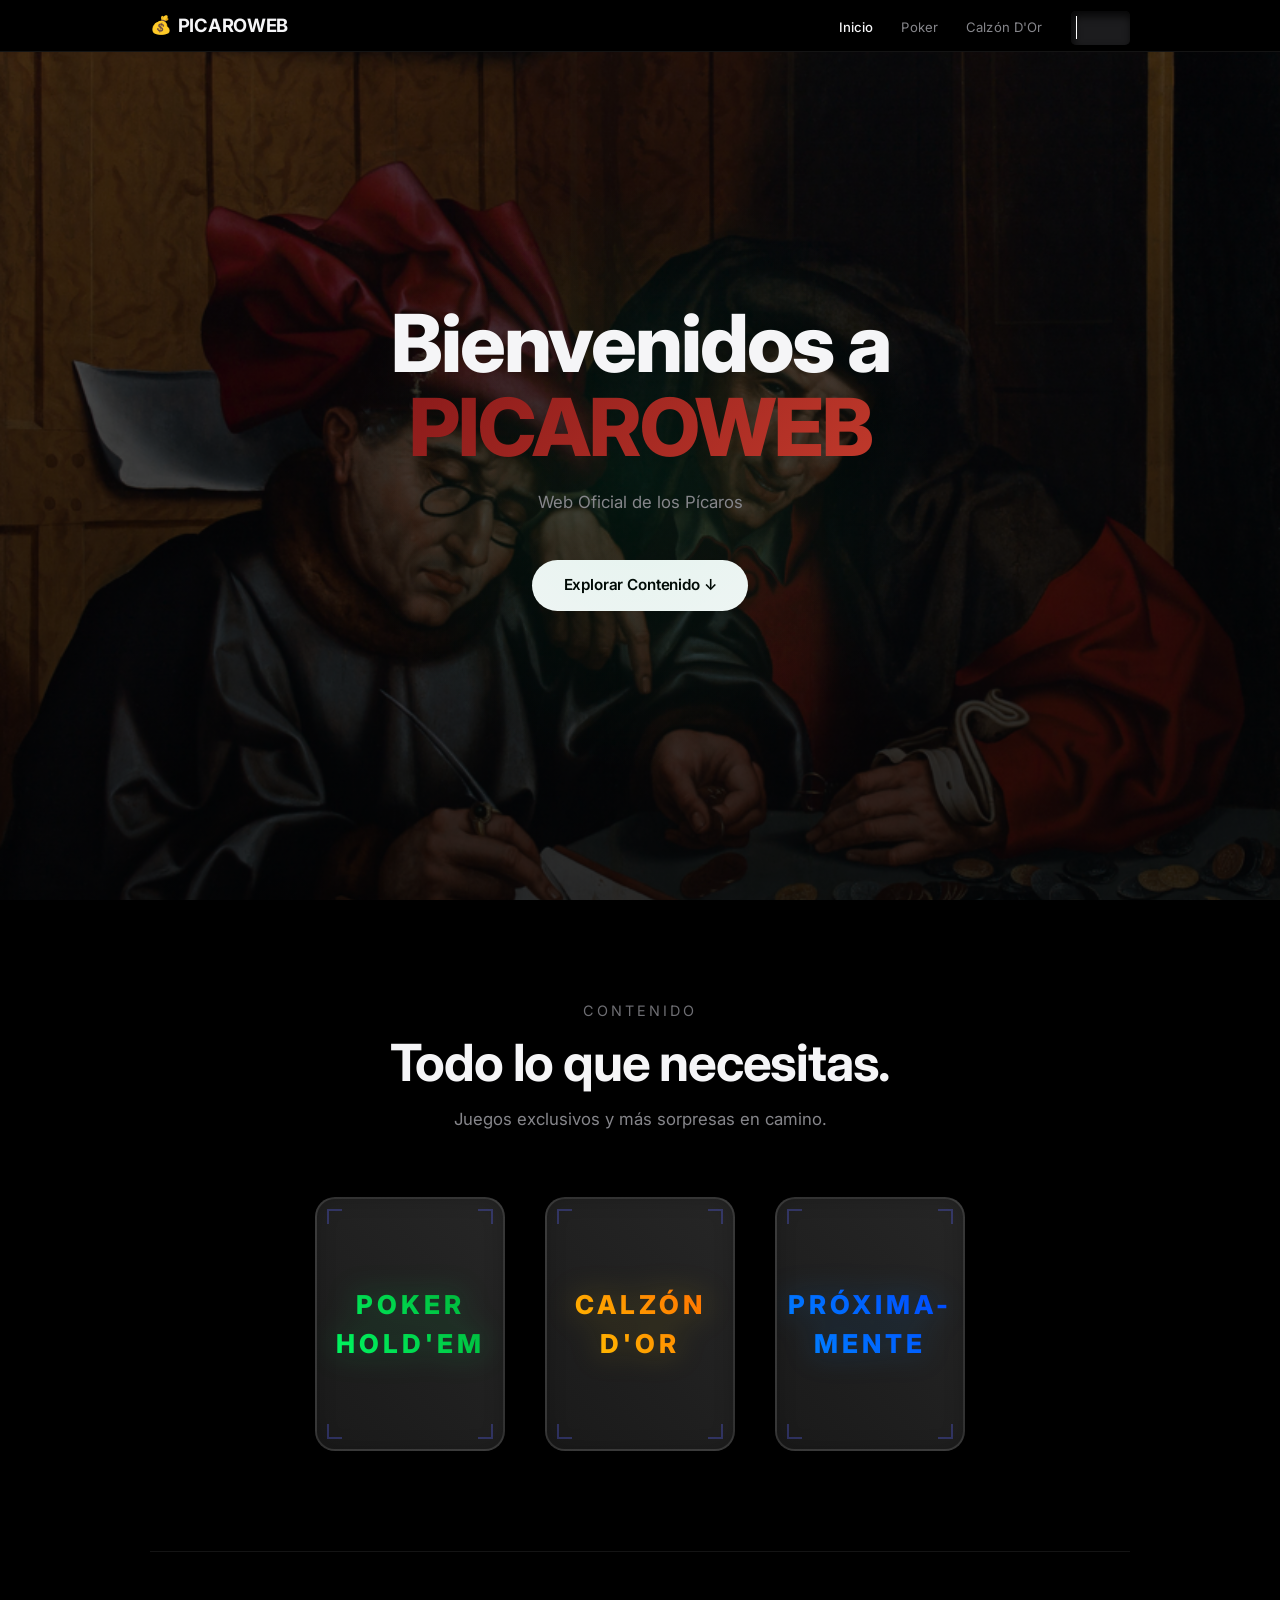
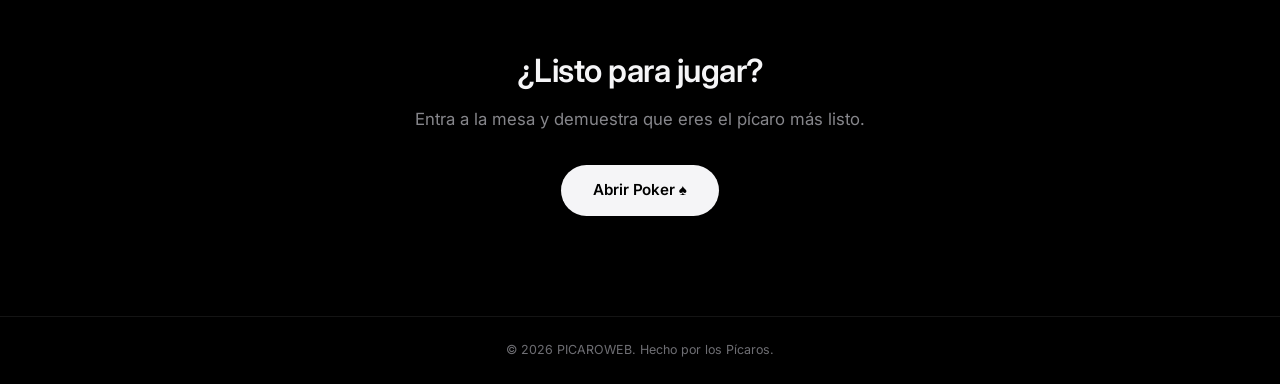
<file: index.html>
<!DOCTYPE html>
<html lang="es">

<head>
    <meta charset="UTF-8">
    <meta name="viewport" content="width=device-width, initial-scale=1.0">
    <meta name="description" content="PICAROWEB — La web oficial de los Pícaros. Juegos, contenido y más.">
    <meta name="theme-color" content="#000000">
    <title>PICAROWEB — La Web de los Pícaros</title>
    <link rel="stylesheet" href="css/global.css?v=5">
    <link rel="icon"
        href="data:image/svg+xml,<svg xmlns='http://www.w3.org/2000/svg' viewBox='0 0 100 100'><text y='.9em' font-size='90'>💰</text></svg>">
</head>

<body>
    <div class="page">

        <!-- ============ HERO ============ -->
        <section class="hero">

            <h1 class="headline-xl hero-title">
                Bienvenidos a<br><span class="accent">PICAROWEB</span>
            </h1>

            <p class="body-text hero-subtitle">
                Web Oficial de los Pícaros
            </p>

            <div class="btn-group">
                <a href="#explorar" class="btn btn-primary">Explorar Contenido ↓</a>
            </div>
        </section>

        <!-- ============ FEATURES ============ -->
        <section class="section" id="explorar">
            <span class="body-text-sm"
                style="text-transform:uppercase; letter-spacing:3px; margin-bottom:12px;">Contenido</span>
            <h2 class="headline-lg fade-in">Todo lo que necesitas.</h2>
            <p class="body-text mt-sm fade-in" style="margin-left:auto;margin-right:auto;">
                Juegos exclusivos y más sorpresas en camino.
            </p>

            <div class="features-grid mt-lg"
                style="display: flex; flex-wrap: wrap; justify-content: center; gap: 40px; border: none; background: transparent; padding:0;">

                <!-- Poker Card -->
                <div class="container theme-poker noselect" onclick="window.location.href='poker.html'"
                    style="cursor: pointer;">
                    <div class="canvas">
                        <div class="tracker tr-1"></div>
                        <div class="tracker tr-2"></div>
                        <div class="tracker tr-3"></div>
                        <div class="tracker tr-4"></div>
                        <div class="tracker tr-5"></div>
                        <div class="tracker tr-6"></div>
                        <div class="tracker tr-7"></div>
                        <div class="tracker tr-8"></div>
                        <div class="tracker tr-9"></div>
                        <div class="tracker tr-10"></div>
                        <div class="tracker tr-11"></div>
                        <div class="tracker tr-12"></div>
                        <div class="tracker tr-13"></div>
                        <div class="tracker tr-14"></div>
                        <div class="tracker tr-15"></div>
                        <div class="tracker tr-16"></div>
                        <div class="tracker tr-17"></div>
                        <div class="tracker tr-18"></div>
                        <div class="tracker tr-19"></div>
                        <div class="tracker tr-20"></div>
                        <div class="tracker tr-21"></div>
                        <div class="tracker tr-22"></div>
                        <div class="tracker tr-23"></div>
                        <div class="tracker tr-24"></div>
                        <div class="tracker tr-25"></div>
                        <div class="card">
                            <div class="card-content">
                                <div class="card-glare"></div>
                                <div class="cyber-lines">
                                    <span></span><span></span><span></span><span></span>
                                </div>
                                <p class="prompt">JUGAR</p>
                                <div class="title">POKER<br />HOLD'EM</div>
                                <div class="glowing-elements">
                                    <div class="glow-1"></div>
                                    <div class="glow-2"></div>
                                    <div class="glow-3"></div>
                                </div>
                                <div class="subtitle">
                                    <span>VS</span>
                                    <span class="highlight">BOTS</span>
                                </div>
                                <div class="card-particles">
                                    <span></span><span></span><span></span>
                                    <span></span><span></span><span></span>
                                </div>
                                <div class="corner-elements">
                                    <span></span><span></span><span></span><span></span>
                                </div>
                                <div class="scan-line"></div>
                            </div>
                        </div>
                    </div>
                </div>

                <!-- Calzon Card -->
                <div class="container theme-calzon noselect" onclick="window.location.href='calzondor.html'"
                    style="cursor: pointer;">
                    <div class="canvas">
                        <div class="tracker tr-1"></div>
                        <div class="tracker tr-2"></div>
                        <div class="tracker tr-3"></div>
                        <div class="tracker tr-4"></div>
                        <div class="tracker tr-5"></div>
                        <div class="tracker tr-6"></div>
                        <div class="tracker tr-7"></div>
                        <div class="tracker tr-8"></div>
                        <div class="tracker tr-9"></div>
                        <div class="tracker tr-10"></div>
                        <div class="tracker tr-11"></div>
                        <div class="tracker tr-12"></div>
                        <div class="tracker tr-13"></div>
                        <div class="tracker tr-14"></div>
                        <div class="tracker tr-15"></div>
                        <div class="tracker tr-16"></div>
                        <div class="tracker tr-17"></div>
                        <div class="tracker tr-18"></div>
                        <div class="tracker tr-19"></div>
                        <div class="tracker tr-20"></div>
                        <div class="tracker tr-21"></div>
                        <div class="tracker tr-22"></div>
                        <div class="tracker tr-23"></div>
                        <div class="tracker tr-24"></div>
                        <div class="tracker tr-25"></div>
                        <div class="card">
                            <div class="card-content">
                                <div class="card-glare"></div>
                                <div class="cyber-lines">
                                    <span></span><span></span><span></span><span></span>
                                </div>
                                <p class="prompt">DESCUBRIR</p>
                                <div class="title">CALZÓN<br />D'OR</div>
                                <div class="glowing-elements">
                                    <div class="glow-1"></div>
                                    <div class="glow-2"></div>
                                    <div class="glow-3"></div>
                                </div>
                                <div class="subtitle">
                                    <span>GRAN</span>
                                    <span class="highlight">PREMIO</span>
                                </div>
                                <div class="card-particles">
                                    <span></span><span></span><span></span>
                                    <span></span><span></span><span></span>
                                </div>
                                <div class="corner-elements">
                                    <span></span><span></span><span></span><span></span>
                                </div>
                                <div class="scan-line"></div>
                            </div>
                        </div>
                    </div>
                </div>

                <!-- Soon Card -->
                <div class="container theme-soon noselect">
                    <div class="canvas">
                        <div class="tracker tr-1"></div>
                        <div class="tracker tr-2"></div>
                        <div class="tracker tr-3"></div>
                        <div class="tracker tr-4"></div>
                        <div class="tracker tr-5"></div>
                        <div class="tracker tr-6"></div>
                        <div class="tracker tr-7"></div>
                        <div class="tracker tr-8"></div>
                        <div class="tracker tr-9"></div>
                        <div class="tracker tr-10"></div>
                        <div class="tracker tr-11"></div>
                        <div class="tracker tr-12"></div>
                        <div class="tracker tr-13"></div>
                        <div class="tracker tr-14"></div>
                        <div class="tracker tr-15"></div>
                        <div class="tracker tr-16"></div>
                        <div class="tracker tr-17"></div>
                        <div class="tracker tr-18"></div>
                        <div class="tracker tr-19"></div>
                        <div class="tracker tr-20"></div>
                        <div class="tracker tr-21"></div>
                        <div class="tracker tr-22"></div>
                        <div class="tracker tr-23"></div>
                        <div class="tracker tr-24"></div>
                        <div class="tracker tr-25"></div>
                        <div class="card">
                            <div class="card-content">
                                <div class="card-glare"></div>
                                <div class="cyber-lines">
                                    <span></span><span></span><span></span><span></span>
                                </div>
                                <p class="prompt">MÁS JUEGOS</p>
                                <div class="title">PRÓXIMA-<br />MENTE</div>
                                <div class="glowing-elements">
                                    <div class="glow-1"></div>
                                    <div class="glow-2"></div>
                                    <div class="glow-3"></div>
                                </div>
                                <div class="subtitle">
                                    <span>ACCESO</span>
                                    <span class="highlight">VIP</span>
                                </div>
                                <div class="card-particles">
                                    <span></span><span></span><span></span>
                                    <span></span><span></span><span></span>
                                </div>
                                <div class="corner-elements">
                                    <span></span><span></span><span></span><span></span>
                                </div>
                                <div class="scan-line"></div>
                            </div>
                        </div>
                    </div>
                </div>

            </div>
        </section>

        <!-- ============ CTA SECTION ============ -->
        <div class="divider"></div>
        <section class="section fade-in">
            <h2 class="headline-md">¿Listo para jugar?</h2>
            <p class="body-text mt-sm mx-auto">
                Entra a la mesa y demuestra que eres el pícaro más listo.
            </p>
            <div class="mt-md">
                <a href="poker.html" class="btn btn-primary">Abrir Poker ♠</a>
            </div>
        </section>

        <!-- ============ FOOTER ============ -->
        <footer class="footer">
            <p class="footer-text">© 2026 PICAROWEB. Hecho por los Pícaros.</p>
        </footer>
    </div>

    <script src="js/nav.js?v=5"></script>
    <script>injectNav('home');</script>
</body>

</html>
</file>
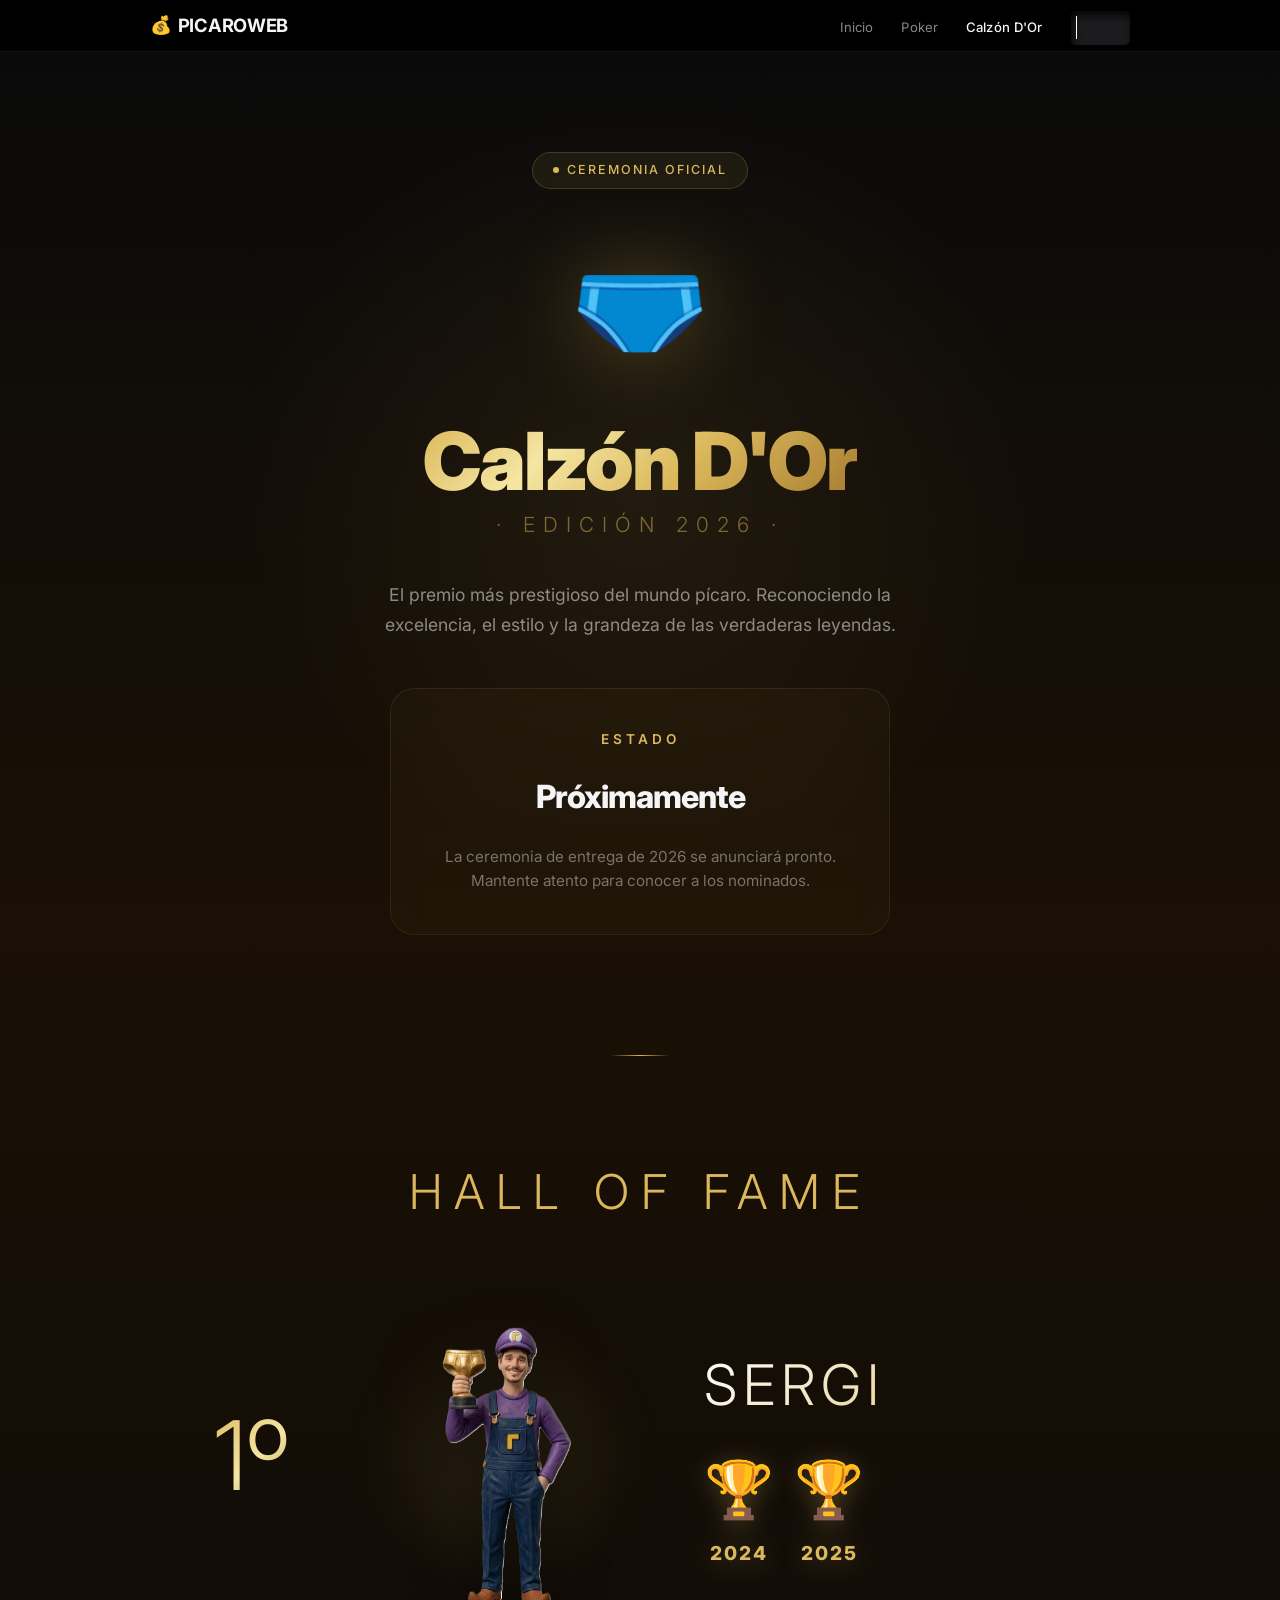
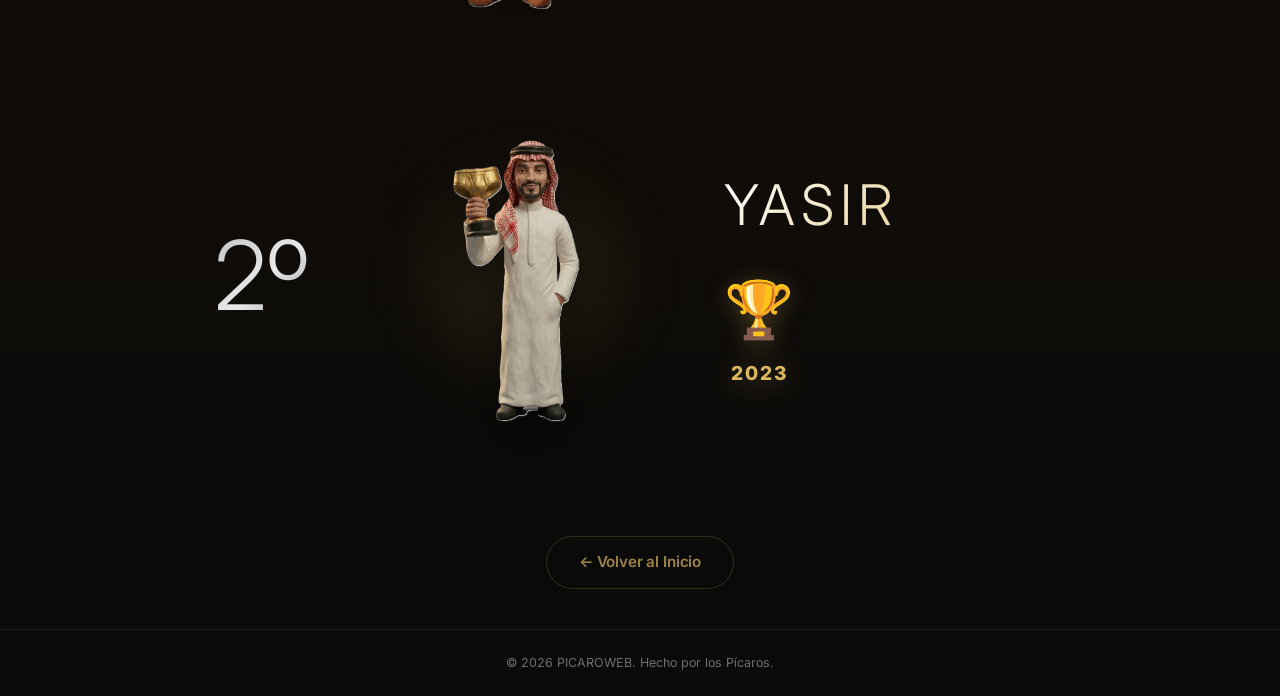
<file: calzondor.html>
<!DOCTYPE html>
<html lang="es">

<head>
    <meta charset="UTF-8">
    <meta name="viewport" content="width=device-width, initial-scale=1.0">
    <meta name="description" content="Calzón D'Or — El premio al mejor calzón. Próximamente en PICAROWEB.">
    <meta name="theme-color" content="#000000">
    <title>Calzón D'Or — PICAROWEB</title>
    <link rel="stylesheet" href="css/global.css?v=5">
    <link rel="icon"
        href="data:image/svg+xml,<svg xmlns='http://www.w3.org/2000/svg' viewBox='0 0 100 100'><text y='.9em' font-size='90'>💰</text></svg>">
    <style>
        /* ---- Calzón D'Or — Balón de Oro inspired ---- */
        .calzondor-page {
            min-height: calc(100vh - var(--nav-height, 52px));
            display: flex;
            flex-direction: column;
            align-items: center;
            background: linear-gradient(180deg, #0a0a0a 0%, #1a1005 40%, #0a0a0a 100%);
            overflow: hidden;
            position: relative;
        }

        /* Animated golden glow background */
        .calzondor-page::before {
            content: '';
            position: absolute;
            width: 800px;
            height: 800px;
            border-radius: 50%;
            background: radial-gradient(circle, rgba(219, 184, 92, 0.08) 0%, transparent 70%);
            top: 20%;
            left: 50%;
            transform: translate(-50%, -50%);
            pointer-events: none;
            animation: goldPulse 4s ease-in-out infinite;
        }

        /* Hero Section */
        .cd-hero {
            display: flex;
            flex-direction: column;
            align-items: center;
            justify-content: center;
            text-align: center;
            padding: 100px 24px 60px;
            position: relative;
            z-index: 1;
        }

        .cd-badge {
            display: inline-flex;
            align-items: center;
            gap: 8px;
            padding: 8px 20px;
            border-radius: 100px;
            background: rgba(219, 184, 92, 0.08);
            border: 1px solid rgba(219, 184, 92, 0.2);
            font-size: 0.78rem;
            color: #dbb85c;
            font-weight: 500;
            letter-spacing: 2px;
            text-transform: uppercase;
            margin-bottom: 32px;
        }

        .cd-badge .dot {
            width: 6px;
            height: 6px;
            border-radius: 50%;
            background: #dbb85c;
            animation: pulse-dot 2s ease infinite;
        }

        /* Trophy */
        .cd-trophy {
            font-size: 7rem;
            margin-bottom: 32px;
            filter: drop-shadow(0 0 40px rgba(219, 184, 92, 0.3));
            animation: float 3s ease-in-out infinite;
            position: relative;
        }

        .cd-title {
            font-size: clamp(2.8rem, 7vw, 5rem);
            font-weight: 900;
            letter-spacing: -2px;
            line-height: 1;
            margin-bottom: 8px;
            background: linear-gradient(135deg, #dbb85c 0%, #f5e6a3 30%, #dbb85c 60%, #a67c30 100%);
            -webkit-background-clip: text;
            -webkit-text-fill-color: transparent;
            background-clip: text;
            text-shadow: none;
        }

        .cd-year {
            font-size: clamp(1rem, 2.5vw, 1.3rem);
            font-weight: 300;
            color: rgba(219, 184, 92, 0.5);
            letter-spacing: 8px;
            text-transform: uppercase;
            margin-bottom: 40px;
        }

        .cd-subtitle {
            font-size: 1.1rem;
            color: rgba(255, 255, 255, 0.5);
            max-width: 520px;
            line-height: 1.7;
            margin-bottom: 48px;
        }

        /* Hall of Fame Section */
        .hof-header {
            text-align: center;
            margin-top: 60px;
            margin-bottom: 60px;
            z-index: 1;
            position: relative;
        }

        .hof-header h2 {
            font-size: 3rem;
            font-weight: 300; /* Premium thin look */
            color: #dbb85c;
            letter-spacing: 12px; /* More spaced out */
            margin-bottom: 8px;
            text-transform: uppercase;
        }

        .cd-hof {
            display: flex;
            flex-direction: column;
            gap: 100px; /* More spacing between legends */
            max-width: 900px;
            width: 100%;
            padding: 0 24px 100px;
            position: relative;
            z-index: 1;
        }

        .hof-row {
            display: flex;
            align-items: center;
            justify-content: flex-start;
            gap: 40px;
            position: relative;
        }

        .hof-image-wrapper {
            width: 320px;
            height: 320px;
            flex-shrink: 0;
            position: relative;
            display: flex;
            align-items: center;
            justify-content: center;
        }

        /* Ambient glow instead of a box */
        .hof-image-wrapper::before {
            content: '';
            position: absolute;
            width: 100%;
            height: 100%;
            border-radius: 50%;
            background: radial-gradient(circle, rgba(219, 184, 92, 0.15) 0%, transparent 60%);
            z-index: -1;
            filter: blur(20px);
        }

        .hof-img {
            width: 100%;
            height: 100%;
            object-fit: contain;
            filter: drop-shadow(0 20px 30px rgba(0,0,0,0.5));
            /* Remove old mix-blend-mode since we have PNGs now */
        }

        .hof-info {
            flex: 1;
            display: flex;
            flex-direction: column;
            gap: 20px;
        }

        .hof-name-wrapper {
            display: flex;
            align-items: center;
            gap: 24px;
        }

        .hof-name {
            font-size: 3.5rem;
            font-weight: 300; /* Premium thin look */
            letter-spacing: 6px;
            text-transform: uppercase;
            background: linear-gradient(135deg, #ffffff 0%, #dbb85c 100%);
            -webkit-background-clip: text;
            -webkit-text-fill-color: transparent;
            background-clip: text;
        }

        .hof-rank {
            font-size: 6rem;
            font-weight: 300; /* Premium thin look */
            font-style: normal;
            line-height: 1.1; /* Prevent cut-off */
            padding-right: 15px; /* Prevent italics or large letters from being cut by overflow */
        }

        .rank-gold {
            background: linear-gradient(135deg, #dbb85c 0%, #f5e6a3 50%, #a67c30 100%);
            -webkit-background-clip: text;
            -webkit-text-fill-color: transparent;
            background-clip: text;
        }

        .rank-silver {
            background: linear-gradient(135deg, #c0c0c0 0%, #e8e8e8 50%, #808080 100%);
            -webkit-background-clip: text;
            -webkit-text-fill-color: transparent;
            background-clip: text;
        }

        .hof-trophies {
            display: flex;
            gap: 20px;
            flex-wrap: wrap;
        }

        .hof-trophy {
            display: flex;
            flex-direction: column;
            align-items: center;
            gap: 8px;
            background: transparent;
            font-size: 3.5rem;
            filter: drop-shadow(0 4px 12px rgba(219, 184, 92, 0.3));
        }

        .hof-year {
            font-size: 1.2rem;
            color: #dbb85c;
            font-weight: 800;
            letter-spacing: 2px;
        }

        /* --- Scroll Animations --- */
        .animate-on-scroll {
            opacity: 0;
            transform: translateY(40px);
            transition: opacity 0.8s cubic-bezier(0.16, 1, 0.3, 1), transform 0.8s cubic-bezier(0.16, 1, 0.3, 1);
        }

        .animate-left {
            transform: translateX(-60px);
        }

        .animate-right {
            transform: translateX(60px);
        }

        .animate-scale {
            transform: scale(0.8);
        }

        /* Add classes when in view */
        .animate-on-scroll.is-visible {
            opacity: 1;
            transform: translate(0) scale(1);
        }

        /* Staggered transition delays using nth-child inside trophies */
        .hof-trophies .hof-trophy:nth-child(1) { transition-delay: 0.1s; }
        .hof-trophies .hof-trophy:nth-child(2) { transition-delay: 0.3s; }
        .hof-trophies .hof-trophy:nth-child(3) { transition-delay: 0.5s; }

        /* Back Link */
        .cd-back {
            margin-bottom: 40px;
            position: relative;
            z-index: 1;
        }

        .cd-back .btn-outline {
            border-color: rgba(219, 184, 92, 0.2);
            color: rgba(219, 184, 92, 0.7);
        }

        .cd-back .btn-outline:hover {
            border-color: rgba(219, 184, 92, 0.4);
            color: #dbb85c;
            background: rgba(219, 184, 92, 0.05);
        }

        /* Animations */
        @keyframes goldPulse {

            0%,
            100% {
                opacity: 0.5;
                transform: translate(-50%, -50%) scale(1);
            }

            50% {
                opacity: 0.8;
                transform: translate(-50%, -50%) scale(1.1);
            }
        }

        /* Countdown / Coming Soon Badge */
        .cd-coming {
            display: flex;
            flex-direction: column;
            align-items: center;
            gap: 24px;
            padding: 40px;
            border-radius: 24px;
            background: rgba(219, 184, 92, 0.03);
            border: 1px solid rgba(219, 184, 92, 0.1);
            backdrop-filter: blur(12px);
            max-width: 500px;
            width: 100%;
        }

        .cd-coming-title {
            font-size: 0.85rem;
            color: #dbb85c;
            text-transform: uppercase;
            letter-spacing: 4px;
            font-weight: 600;
        }

        .cd-coming-text {
            font-size: 2rem;
            font-weight: 800;
            color: #f5f5f7;
            letter-spacing: -1px;
        }

        .cd-coming-desc {
            font-size: 0.95rem;
            color: rgba(255, 255, 255, 0.4);
            text-align: center;
            line-height: 1.6;
        }

        /* Categories Section */
        .cd-categories {
            display: grid;
            grid-template-columns: repeat(auto-fit, minmax(200px, 1fr));
            gap: 16px;
            max-width: 700px;
            width: 100%;
            padding: 0 24px 80px;
            position: relative;
            z-index: 1;
        }

        .cd-category {
            padding: 24px 20px;
            border-radius: 16px;
            background: rgba(255, 255, 255, 0.02);
            border: 1px solid rgba(219, 184, 92, 0.08);
            text-align: center;
            transition: 0.3s ease;
        }

        .cd-category:hover {
            border-color: rgba(219, 184, 92, 0.2);
            background: rgba(219, 184, 92, 0.04);
            transform: translateY(-2px);
        }

        .cd-cat-icon {
            font-size: 1.8rem;
            margin-bottom: 12px;
        }

        .cd-cat-name {
            font-size: 0.85rem;
            font-weight: 600;
            color: rgba(255, 255, 255, 0.7);
            letter-spacing: 0.5px;
        }

        .cd-cat-status {
            font-size: 0.72rem;
            color: rgba(219, 184, 92, 0.5);
            margin-top: 6px;
            text-transform: uppercase;
            letter-spacing: 1px;
        }

        /* Divider Line */
        .cd-divider {
            width: 60px;
            height: 1px;
            background: linear-gradient(90deg, transparent, #dbb85c, transparent);
            margin: 60px 0 40px;
        }

        /* Footer override for this page */
        .calzondor-page+.footer {
            background: #0a0a0a;
            border-top-color: rgba(219, 184, 92, 0.08);
        }

        /* Responsive */
        @media (max-width: 768px) {
            .cd-hero {
                padding: 80px 20px 40px;
            }

            .cd-trophy {
                font-size: 5rem;
            }

            .cd-coming {
                padding: 28px 20px;
            }

            .cd-categories {
                grid-template-columns: repeat(2, 1fr);
            }

            .hof-row {
                flex-direction: column;
                align-items: center;
                text-align: center;
                gap: 30px;
            }

            /* Show rank above the image on mobile */
            .hof-rank {
                margin-bottom: -10px;
                padding-right: 0;
            }

            .hof-info {
                align-items: center;
                text-align: center;
            }

            .hof-trophies {
                justify-content: center;
            }

            .hof-image-wrapper {
                width: 240px;
                height: 240px;
            }
        }

        @media (max-width: 374px) {
            .cd-trophy {
                font-size: 4rem;
            }

            .hof-name {
                font-size: 3rem;
            }

            .cd-categories {
                grid-template-columns: 1fr;
            }

            .hof-image-wrapper {
                width: 200px;
                height: 200px;
            }
        }
    </style>
</head>

<body>
    <div class="page">
        <div class="calzondor-page">

            <!-- Hero -->
            <div class="cd-hero">
                <div class="cd-badge">
                    <span class="dot"></span>
                    Ceremonia Oficial
                </div>

                <div class="cd-trophy">🩲</div>

                <h1 class="cd-title">Calzón D'Or</h1>
                <p class="cd-year">· Edición 2026 ·</p>

                <p class="cd-subtitle">
                    El premio más prestigioso del mundo pícaro. Reconociendo la excelencia,
                    el estilo y la grandeza de las verdaderas leyendas.
                </p>

                <div class="cd-coming animate-on-scroll animate-scale">
                    <div class="cd-coming-title">Estado</div>
                    <div class="cd-coming-text">Próximamente</div>
                    <p class="cd-coming-desc">
                        La ceremonia de entrega de 2026 se anunciará pronto.
                        Mantente atento para conocer a los nominados.
                    </p>
                </div>
            </div>

            <!-- Divider -->
            <div class="cd-divider"></div>

            <div class="hof-header animate-on-scroll">
                <h2>Hall Of Fame</h2>
            </div>

            <!-- Categories / Hall of Fame -->
            <div class="cd-hof">
                
                <!-- Sergi -->
                <div class="hof-row">
                    <!-- Rank on the left -->
                    <div class="hof-rank rank-gold animate-on-scroll animate-left">1º</div>
                    
                    <div class="hof-image-wrapper animate-on-scroll animate-scale">
                        <img src="Sergi-waluigi.png" alt="Sergi Waluigi" class="hof-img">
                    </div>
                    <div class="hof-info">
                        <div class="hof-name animate-on-scroll animate-right">Sergi</div>
                        <div class="hof-trophies">
                            <div class="hof-trophy animate-on-scroll animate-scale" title="Ganador 2024">
                                🏆 <span class="hof-year">2024</span>
                            </div>
                            <div class="hof-trophy animate-on-scroll animate-scale" title="Ganador 2025">
                                🏆 <span class="hof-year">2025</span>
                            </div>
                        </div>
                    </div>
                </div>

                <!-- Yasir -->
                <div class="hof-row">
                    <!-- Rank on the left -->
                    <div class="hof-rank rank-silver animate-on-scroll animate-left">2º</div>
                    
                    <div class="hof-image-wrapper animate-on-scroll animate-scale">
                        <img src="Yasir-Arabe.png" alt="Yasir Árabe" class="hof-img">
                    </div>
                    <div class="hof-info">
                        <div class="hof-name animate-on-scroll animate-right">Yasir</div>
                        <div class="hof-trophies">
                            <div class="hof-trophy animate-on-scroll animate-scale" title="Ganador 2023">
                                🏆 <span class="hof-year">2023</span>
                            </div>
                        </div>
                    </div>
                </div>

            </div>

            <!-- Back -->
            <div class="cd-back">
                <a href="index.html" class="btn btn-outline">← Volver al Inicio</a>
            </div>
        </div>

        <footer class="footer">
            <p class="footer-text">© 2026 PICAROWEB. Hecho por los Pícaros.</p>
        </footer>
    </div>

    <script src="js/nav.js?v=5"></script>
    <script>injectNav('calzondor');</script>
    <script>
        // Intersection Observer for Scroll Animations
        document.addEventListener('DOMContentLoaded', () => {
            const observerOptions = {
                root: null,
                rootMargin: '0px',
                threshold: 0.15
            };
            
            const observer = new IntersectionObserver((entries, observer) => {
                entries.forEach(entry => {
                    if (entry.isIntersecting) {
                        entry.target.classList.add('is-visible');
                    }
                });
            }, observerOptions);
            
            document.querySelectorAll('.animate-on-scroll').forEach(el => {
                observer.observe(el);
            });
        });
    </script>
</body>

</html>
</file>
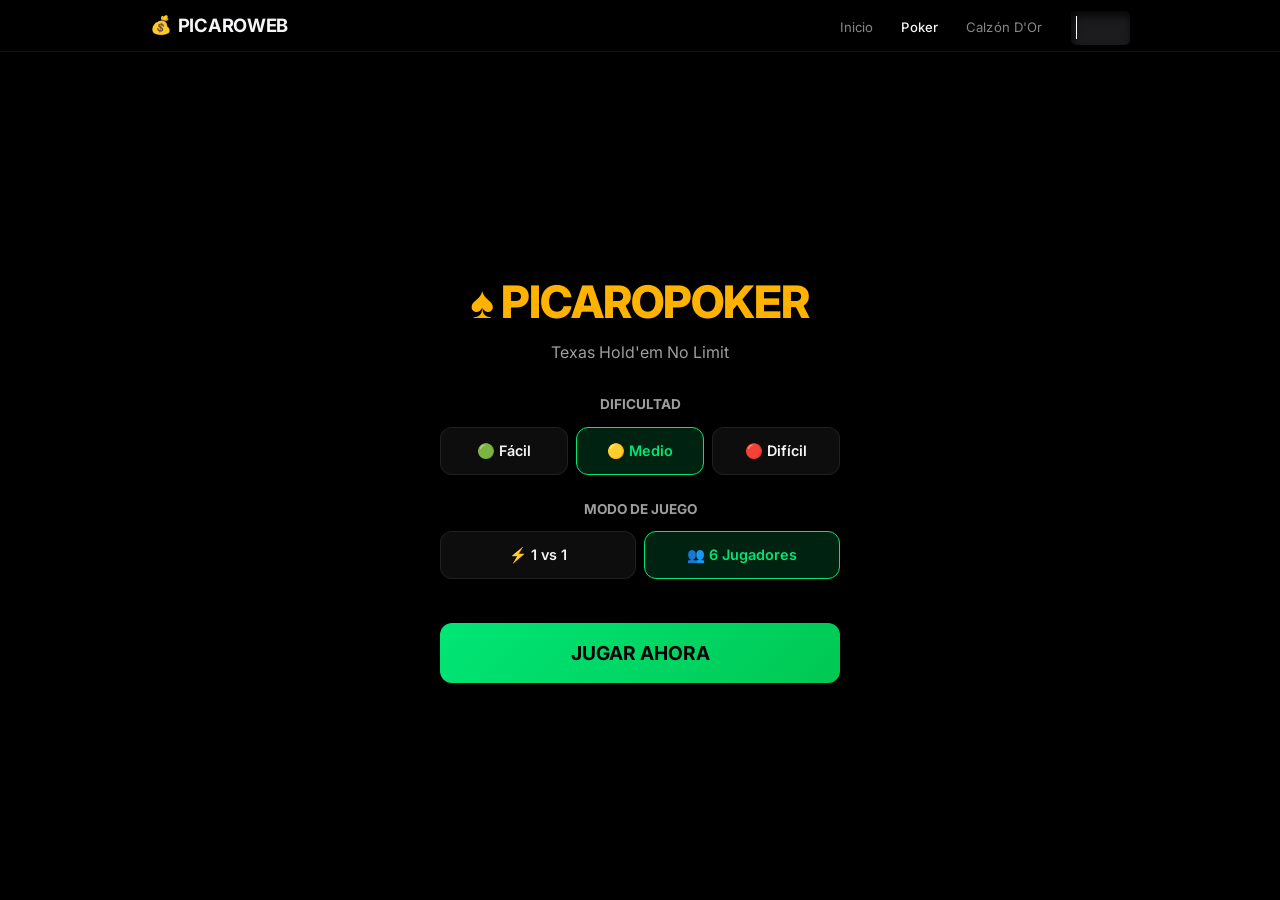
<file: poker.html>
<!DOCTYPE html>
<html lang="es">

<head>
    <meta charset="UTF-8">
    <meta name="viewport" content="width=device-width, initial-scale=1.0, maximum-scale=1.0, user-scalable=no">
    <meta name="description" content="PICAROPOKER — Texas Hold'em Móvil">
    <meta name="theme-color" content="#0a3d2e">
    <meta name="apple-mobile-web-app-capable" content="yes">
    <meta name="apple-mobile-web-app-status-bar-style" content="black-translucent">
    <title>Poker — PICAROWEB</title>
    <!-- Cache busted to v=6 for the new structural rewrite -->
    <link rel="stylesheet" href="css/global.css?v=6">
    <link rel="stylesheet" href="css/poker.css?v=6">
    <link rel="icon"
        href="data:image/svg+xml,<svg xmlns='http://www.w3.org/2000/svg' viewBox='0 0 100 100'><text y='.9em' font-size='90'>💰</text></svg>">
</head>

<body>
    <div class="poker-page">

        <!-- ============ START SCREEN ============ -->
        <div id="start-screen">
            <div class="menu-logo">♠ PICAROPOKER</div>
            <div class="menu-subtitle" style="margin-bottom: 30px;">Texas Hold'em No Limit</div>

            <div class="menu-section">
                <h3>Dificultad</h3>
                <div class="btn-group-poker">
                    <button class="difficulty-btn" data-difficulty="easy">🟢 Fácil</button>
                    <button class="difficulty-btn selected" data-difficulty="medium">🟡 Medio</button>
                    <button class="difficulty-btn" data-difficulty="hard">🔴 Difícil</button>
                </div>
            </div>

            <div class="menu-section">
                <h3>Modo de Juego</h3>
                <div class="btn-group-poker">
                    <button class="mode-btn" data-mode="1v1">⚡ 1 vs 1</button>
                    <button class="mode-btn selected" data-mode="6players">👥 6 Jugadores</button>
                </div>
            </div>

            <button id="start-btn" class="btn-massive">Jugar Ahora</button>
        </div>

        <!-- ============ GAME SCREEN ============ -->
        <div id="game-screen" class="hidden">

            <!-- 1. ZONA SUPERIOR: BOTS -->
            <div class="zone-top" id="bots-container">
                <!-- Los bots se renderizan dinámicamente aquí. Se dividirán en flex-wrap o grid. -->
            </div>

            <!-- 2. ZONA CENTRAL: COMUNITARIAS Y BOTE -->
            <div class="zone-center">
                <div class="pot-display">
                    <div class="pot-label">Bote Principal</div>
                    <div id="pot-amount">0</div>
                </div>
                <div id="community-cards" class="cards-row">
                    <!-- Cartas comunitarias aquí -->
                </div>

                <div class="game-info-badge">
                    <span id="phase-display">Pre-Flop</span>
                    <span id="last-action" class="last-action-text"></span>
                </div>
            </div>

            <!-- 3. ZONA INFERIOR: JUGADOR Y CONTROLES -->
            <div class="zone-bottom" id="player-area">

                <div class="player-top-row">
                    <div class="player-info-pill">
                        <span id="player-name">Tú</span>
                        <div class="chips-flex">
                            <span class="chip-icon">🪙</span>
                            <span id="player-chips">1,000</span>
                        </div>
                    </div>
                </div>

                <div id="player-cards" class="cards-row player-hole-cards">
                    <!-- Cartas del jugador aquí -->
                </div>

                <!-- Barra de tiempo -->
                <div id="timer-bar" class="hidden">
                    <div class="timer-fill"></div>
                </div>

                <!-- Botones de Acción -->
                <div id="action-buttons" class="action-grid hidden">
                    <button class="action-btn btn-fold" id="btn-fold">Fold</button>
                    <button class="action-btn btn-check" id="btn-check">Check</button>
                    <button class="action-btn btn-call" id="btn-call">Call</button>
                    <button class="action-btn btn-raise" id="btn-raise">Raise</button>
                    <button class="action-btn btn-allin" id="btn-allin">All-In</button>
                </div>

                <!-- Controles de Raise (Reemplaza los botones al hacer click en Raise) -->
                <div id="raise-controls" class="raise-panel hidden">
                    <div class="raise-header">
                        <span class="raise-label">Subir a:</span>
                        <span id="raise-amount" class="raise-val">0</span>
                    </div>

                    <div class="slider-container">
                        <input type="range" id="raise-slider" class="thumb-slider" min="0" max="1000" value="0">
                    </div>

                    <div class="quick-buttons-grid">
                        <button class="btn-quick" id="quick-x2">x2</button>
                        <button class="btn-quick" id="quick-half">1/2 Bote</button>
                        <button class="btn-quick" id="quick-pot">Bote</button>
                        <button class="btn-quick" id="quick-allin">All-In</button>
                    </div>

                    <div class="raise-actions">
                        <button id="raise-cancel" class="btn-raise-cancel">Cancelar</button>
                        <button id="raise-confirm" class="btn-raise-confirm">Confirmar Subida</button>
                    </div>
                </div>

            </div> <!-- Fin zone-bottom -->
        </div>

        <!-- ============ RESULT OVERLAY ============ -->
        <div id="result-overlay" class="overlay hidden">
            <div class="result-box">
                <div id="result-title" class="result-title"></div>
                <div id="result-hand" class="result-hand-name"></div>
                <div id="result-amount" class="result-amount"></div>
                <div class="overlay-buttons-col">
                    <button class="overlay-btn primary" id="result-next">Siguiente Mano</button>
                    <button class="overlay-btn secondary" id="result-leave">Salir de la mesa</button>
                </div>
            </div>
        </div>
    </div>

    <!-- Nav -->
    <script src="js/nav.js?v=6"></script>
    <script>injectNav('poker');</script>

    <!-- Limpieza estricta de estado local -->
    <script>
        try { localStorage.removeItem('poker_holdem_save'); } catch (e) { }
    </script>

    <!-- Game Scripts -->
    <script src="js/engine.js?v=6"></script>
    <script src="js/storage.js?v=6"></script>
    <script src="js/bot.js?v=6"></script>
    <script src="js/ui.js?v=6"></script>
    <script src="js/app.js?v=6"></script>
</body>

</html>
</file>
<file: css/global.css>
/* ============================================================
   global.css — PICAROWEB Shared Design System
   Apple-inspired clean, minimal aesthetics
   ============================================================ */

@import url('https://fonts.googleapis.com/css2?family=Inter:wght@300;400;500;600;700;800;900&display=swap');

/* ---- CSS Variables ---- */
:root {
    --bg: #000000;
    --bg-alt: #0a0a0a;
    --bg-card: #111111;
    --bg-card-hover: #1a1a1a;
    --surface: #161616;
    --border: rgba(255, 255, 255, 0.08);
    --border-hover: rgba(255, 255, 255, 0.15);
    --text: #f5f5f7;
    --text-dim: #86868b;
    --text-muted: #6e6e73;
    --accent: #00e676;
    --accent-glow: rgba(0, 230, 118, 0.15);
    --accent-blue: #2997ff;
    --accent-purple: #bf5af2;
    --accent-orange: #ff9f0a;
    --accent-red: #ff453a;
    --white: #f5f5f7;
    --font: 'Inter', -apple-system, BlinkMacSystemFont, 'Segoe UI', sans-serif;
    --nav-height: 52px;
    --transition: 0.3s cubic-bezier(0.25, 0.1, 0.25, 1);
    --transition-slow: 0.6s cubic-bezier(0.25, 0.1, 0.25, 1);
    --shadow-sm: 0 2px 8px rgba(0, 0, 0, 0.3);
    --shadow-md: 0 4px 20px rgba(0, 0, 0, 0.4);
    --shadow-lg: 0 8px 40px rgba(0, 0, 0, 0.5);
    --radius: 16px;
    --radius-sm: 10px;
    --radius-lg: 24px;
}

/* ---- Light Mode Overrides ---- */
:root.light-mode {
    --bg: #ffffff;
    --bg-alt: #f0f0f5;
    --bg-card: #f9f9fb;
    --bg-card-hover: #ffffff;
    --surface: #f5f5f7;
    --border: rgba(0, 0, 0, 0.1);
    --border-hover: rgba(0, 0, 0, 0.2);
    --text: #1d1d1f;
    --text-dim: #424245;
    --text-muted: #86868b;
    --accent: #2c9c58;
}

/* Hero always has a dark background image, so force light text in light-mode */
:root.light-mode .hero {
    color: #f5f5f7;
}

:root.light-mode .hero .headline-xl,
:root.light-mode .hero .hero-title {
    color: #f5f5f7;
}

:root.light-mode .hero .body-text,
:root.light-mode .hero .hero-subtitle {
    color: rgba(255, 255, 255, 0.7);
}

:root.light-mode .hero .hero-badge {
    background: rgba(255, 255, 255, 0.1);
    border-color: rgba(255, 255, 255, 0.15);
    color: rgba(255, 255, 255, 0.7);
}

:root.light-mode .hero .btn-primary {
    background: #f5f5f7;
    color: #1d1d1f;
}

/* ---- Reset ---- */
*,
*::before,
*::after {
    box-sizing: border-box;
    margin: 0;
    padding: 0;
}

html {
    scroll-behavior: smooth;
    -webkit-text-size-adjust: 100%;
}

body {
    font-family: var(--font);
    background: var(--bg);
    color: var(--text);
    line-height: 1.5;
    -webkit-font-smoothing: antialiased;
    -moz-osx-font-smoothing: grayscale;
    overflow-x: hidden;
}

a {
    color: inherit;
    text-decoration: none;
}

img {
    max-width: 100%;
    display: block;
}

button {
    font-family: var(--font);
    cursor: pointer;
}

/* ---- Navigation ---- */
.nav {
    position: fixed;
    top: 0;
    left: 0;
    right: 0;
    height: var(--nav-height);
    background: rgba(0, 0, 0, 0.72);
    backdrop-filter: saturate(180%) blur(20px);
    -webkit-backdrop-filter: saturate(180%) blur(20px);
    border-bottom: 1px solid var(--border);
    z-index: 9999;
    display: flex;
    align-items: center;
    justify-content: center;
}

/* Light mode nav */
:root.light-mode .nav {
    background: rgba(255, 255, 255, 0.85);
}

:root.light-mode .nav-mobile-menu {
    background: rgba(255, 255, 255, 0.97);
}

:root.light-mode .nav-mobile-menu a {
    color: var(--text-dim);
    border-bottom-color: var(--border);
}

:root.light-mode .nav-mobile-menu a:hover,
:root.light-mode .nav-mobile-menu a.active {
    color: var(--text);
    background: rgba(0, 0, 0, 0.03);
}

.nav-inner {
    width: 100%;
    max-width: 1024px;
    padding: 0 22px;
    display: flex;
    align-items: center;
    justify-content: space-between;
}

.nav-brand {
    font-size: 1.15rem;
    font-weight: 700;
    letter-spacing: -0.3px;
    color: var(--text);
    display: flex;
    align-items: center;
    gap: 6px;
    transition: var(--transition);
}

.nav-brand:hover {
    opacity: 0.8;
}

.nav-brand .brand-icon {
    font-size: 1.1rem;
}

.nav-links {
    display: flex;
    align-items: center;
    gap: 28px;
    list-style: none;
}

.nav-links a {
    font-size: 0.82rem;
    font-weight: 400;
    color: var(--text-dim);
    transition: var(--transition);
    letter-spacing: 0.01em;
}

.nav-links a:hover {
    color: var(--text);
}

.nav-links a.active {
    color: var(--text);
    font-weight: 500;
}

/* Mobile hamburger */
.nav-toggle {
    display: none;
    background: none;
    border: none;
    color: var(--text);
    font-size: 1.4rem;
    padding: 4px;
}

.nav-mobile-menu {
    display: none;
    position: fixed;
    top: var(--nav-height);
    left: 0;
    right: 0;
    bottom: 0;
    background: rgba(0, 0, 0, 0.95);
    backdrop-filter: blur(20px);
    -webkit-backdrop-filter: blur(20px);
    z-index: 9998;
    flex-direction: column;
    align-items: center;
    justify-content: flex-start;
    padding-top: 60px;
    gap: 4px;
}

.nav-mobile-menu.open {
    display: flex;
}

.nav-mobile-menu a {
    font-size: 1.1rem;
    font-weight: 400;
    color: var(--text-dim);
    padding: 16px 40px;
    width: 100%;
    text-align: center;
    border-bottom: 1px solid var(--border);
    transition: var(--transition);
}

.nav-mobile-menu a:hover {
    color: var(--text);
    background: rgba(255, 255, 255, 0.03);
}

@media (max-width: 768px) {
    .nav-links {
        display: none;
    }

    .nav-toggle {
        display: block;
    }
}

/* ---- Page Container ---- */
.page {
    padding-top: var(--nav-height);
    min-height: 100vh;
}

/* ---- Typography ---- */
.headline-xl {
    font-size: clamp(2.8rem, 7vw, 5rem);
    font-weight: 800;
    letter-spacing: -2px;
    line-height: 1.05;
}

.headline-lg {
    font-size: clamp(2rem, 5vw, 3.2rem);
    font-weight: 700;
    letter-spacing: -1.2px;
    line-height: 1.1;
}

.headline-md {
    font-size: clamp(1.4rem, 3vw, 2rem);
    font-weight: 600;
    letter-spacing: -0.5px;
    line-height: 1.2;
}

.body-text {
    font-size: 1.05rem;
    color: var(--text-dim);
    line-height: 1.6;
    font-weight: 400;
    max-width: 600px;
}

.body-text-sm {
    font-size: 0.9rem;
    color: var(--text-muted);
    line-height: 1.5;
}

/* ---- Sections ---- */
.section {
    padding: 100px 24px;
    display: flex;
    flex-direction: column;
    align-items: center;
    text-align: center;
    position: relative;
}

.section-narrow {
    max-width: 980px;
    margin: 0 auto;
    width: 100%;
}

/* ---- Hero Section ---- */
.hero {
    min-height: calc(100vh - var(--nav-height));
    display: flex;
    flex-direction: column;
    align-items: center;
    justify-content: center;
    text-align: center;
    padding: 80px 24px 120px;
    position: relative;
    overflow: hidden;
    background: linear-gradient(rgba(0, 0, 0, 0.6), rgba(0, 0, 0, 0.8)), url('../Cuadromoneda.jpg') center/cover no-repeat;
}

.hero::before {
    content: '';
    position: absolute;
    width: 600px;
    height: 600px;
    border-radius: 50%;
    background: radial-gradient(circle, var(--accent-glow) 0%, transparent 70%);
    top: 50%;
    left: 50%;
    transform: translate(-50%, -50%);
    pointer-events: none;
    opacity: 0.5;
}

.hero-badge {
    display: inline-flex;
    align-items: center;
    gap: 6px;
    padding: 6px 16px;
    border-radius: 100px;
    background: rgba(255, 255, 255, 0.06);
    border: 1px solid var(--border);
    font-size: 0.8rem;
    color: var(--text-dim);
    font-weight: 500;
    margin-bottom: 24px;
    letter-spacing: 0.02em;
}

.hero-badge .dot {
    width: 6px;
    height: 6px;
    border-radius: 50%;
    background: var(--accent);
    animation: pulse-dot 2s ease infinite;
}

.hero-title {
    margin-bottom: 20px;
    position: relative;
    z-index: 1;
}

.hero-title .accent {
    background: linear-gradient(135deg, #8b1a1a, #c0392b);
    -webkit-background-clip: text;
    -webkit-text-fill-color: transparent;
    background-clip: text;
}

.hero-subtitle {
    margin-bottom: 44px;
    position: relative;
    z-index: 1;
}

/* ---- Buttons ---- */
.btn {
    display: inline-flex;
    align-items: center;
    justify-content: center;
    gap: 8px;
    padding: 14px 32px;
    border-radius: 100px;
    font-size: 0.95rem;
    font-weight: 600;
    border: none;
    transition: var(--transition);
    letter-spacing: -0.01em;
}

.btn:active {
    transform: scale(0.97);
}

.btn-primary {
    background: var(--text);
    color: var(--bg);
}

.btn-primary:hover {
    opacity: 0.85;
    transform: translateY(-1px);
}

.btn-secondary {
    background: transparent;
    color: var(--accent-blue);
    border: none;
    font-size: 0.95rem;
}

.btn-secondary:hover {
    text-decoration: underline;
}

.btn-outline {
    background: transparent;
    border: 1px solid var(--border-hover);
    color: var(--text);
}

.btn-outline:hover {
    background: rgba(255, 255, 255, 0.05);
    border-color: rgba(255, 255, 255, 0.25);
}

.btn-group {
    display: flex;
    gap: 12px;
    align-items: center;
    flex-wrap: wrap;
    justify-content: center;
}

/* ---- Feature Cards ---- */
.features-grid {
    display: grid;
    grid-template-columns: repeat(auto-fit, minmax(280px, 1fr));
    gap: 16px;
    max-width: 980px;
    width: 100%;
    padding: 0 24px;
    margin-top: 48px;
}

.feature-card {
    background: var(--bg-card);
    border: 1px solid var(--border);
    border-radius: var(--radius);
    padding: 40px 32px;
    text-align: left;
    transition: var(--transition);
    display: flex;
    flex-direction: column;
    gap: 16px;
    position: relative;
    overflow: hidden;
}

.feature-card:hover {
    border-color: var(--border-hover);
    background: var(--bg-card-hover);
    transform: translateY(-4px);
    box-shadow: var(--shadow-md);
}

.feature-card .card-icon {
    font-size: 2.4rem;
}

.feature-card .card-title {
    font-size: 1.25rem;
    font-weight: 600;
    letter-spacing: -0.3px;
}

.feature-card .card-desc {
    font-size: 0.9rem;
    color: var(--text-dim);
    line-height: 1.5;
}

.feature-card .card-link {
    font-size: 0.88rem;
    color: var(--accent-blue);
    font-weight: 500;
    display: inline-flex;
    align-items: center;
    gap: 4px;
    margin-top: auto;
    transition: var(--transition);
}

.feature-card .card-link:hover {
    gap: 8px;
}

.feature-card .card-link::after {
    content: '→';
}

/* ---- Divider ---- */
.divider {
    width: 100%;
    max-width: 980px;
    height: 1px;
    background: var(--border);
    margin: 0 auto;
}

/* ---- Footer ---- */
.footer {
    padding: 24px;
    text-align: center;
    border-top: 1px solid var(--border);
}

.footer-text {
    font-size: 0.78rem;
    color: var(--text-muted);
    font-weight: 400;
}

/* ---- Scroll Animations ---- */
.fade-in {
    opacity: 0;
    transform: translateY(30px);
    transition: opacity 0.7s ease, transform 0.7s ease;
}

.fade-in.visible {
    opacity: 1;
    transform: translateY(0);
}

/* ---- Animations ---- */
@keyframes pulse-dot {

    0%,
    100% {
        opacity: 1;
        transform: scale(1);
    }

    50% {
        opacity: 0.5;
        transform: scale(1.5);
    }
}

@keyframes float {

    0%,
    100% {
        transform: translateY(0);
    }

    50% {
        transform: translateY(-10px);
    }
}

/* ---- Utility ---- */
.mt-sm {
    margin-top: 16px;
}

.mt-md {
    margin-top: 32px;
}

.mt-lg {
    margin-top: 64px;
}

.text-center {
    text-align: center;
}

.mx-auto {
    margin-left: auto;
    margin-right: auto;
}

/* ---- Responsive ---- */
@media (max-width: 768px) {
    .section {
        padding: 64px 20px;
    }

    .hero {
        padding: 60px 20px 80px;
    }

    .features-grid {
        grid-template-columns: 1fr;
        padding: 0;
    }

    .feature-card {
        padding: 28px 24px;
    }
}

@media (max-width: 374px) {
    .headline-xl {
        font-size: 2.2rem;
        letter-spacing: -1px;
    }

    .hero-badge {
        font-size: 0.7rem;
    }
}

/* ---- THEME SWITCH UIVERSE BY Praashoo7 ---- */
.theme-switch {
    font-size: 17px;
    position: relative;
    display: inline-block;
    width: 3.5em;
    height: 2em;
}

.theme-switch input {
    opacity: 0;
    width: 0;
    height: 0;
}

.theme-switch .slider {
    position: absolute;
    cursor: pointer;
    top: 0;
    left: 0;
    right: 0;
    bottom: 0;
    background-color: #1c1c1e;
    /* Dark mode base */
    box-shadow: inset 2px 5px 10px rgba(0, 0, 0, 0.8);
    transition: .4s;
    border-radius: 5px;
}

.theme-switch .slider:before {
    position: absolute;
    content: "";
    height: 1.4em;
    width: 0.1em;
    border-radius: 0px;
    left: 0.3em;
    bottom: 0.3em;
    background-color: #ffffff;
    /* Dark mode line */
    transition: .4s;
}

body:root.light-mode .theme-switch .slider,
.theme-switch input:checked+.slider {
    background-color: #e5e5ea;
    /* Light mode base */
    box-shadow: inset 2px 5px 10px rgba(0, 0, 0, 0.1);
}

body:root.light-mode .theme-switch .slider:before,
.theme-switch input:checked+.slider:before {
    transform: translateX(2.8em) rotate(360deg);
    background-color: #1d1d1f;
    /* Light mode line */
}

/* From Uiverse.io by 00Kubi */
.container {
    position: relative;
    width: 190px;
    height: 254px;
    transition: 200ms;
}

.container:active {
    width: 180px;
    height: 245px;
}

.card {
    position: absolute;
    inset: 0;
    z-index: 0;
    display: flex;
    justify-content: center;
    align-items: center;
    border-radius: 20px;
    transition: 700ms;
    background: linear-gradient(45deg, #1a1a1a, #262626);
    border: 2px solid rgba(255, 255, 255, 0.1);
    overflow: hidden;
    box-shadow:
        0 0 20px rgba(0, 0, 0, 0.3),
        inset 0 0 20px rgba(0, 0, 0, 0.2);
}

.card-content {
    position: relative;
    width: 100%;
    height: 100%;
}

.prompt {
    bottom: 20px;
    left: 50%;
    transform: translateX(-50%) translateY(20px);
    z-index: 20;
    font-size: 14px;
    font-weight: 800;
    letter-spacing: 2px;
    transition: 300ms ease-in-out;
    position: absolute;
    text-align: center;
    color: #fff;
    text-shadow: 0 0 10px rgba(255, 255, 255, 0.3);
    opacity: 0;
    white-space: nowrap;
}

.title {
    opacity: 1;
    transition: 300ms ease-in-out;
    position: absolute;
    font-size: 26px;
    font-weight: 800;
    letter-spacing: 4px;
    text-align: center;
    width: 100%;
    top: 50%;
    transform: translateY(-50%);
    background-clip: text;
    -webkit-background-clip: text;
    background: linear-gradient(45deg, #00ffaa, #00a2ff);
    -webkit-background-clip: text;
    -webkit-text-fill-color: transparent;
    filter: drop-shadow(0 0 15px rgba(0, 255, 170, 0.3));
    z-index: 10;
}

.subtitle {
    position: absolute;
    top: 50%;
    width: 100%;
    text-align: center;
    font-size: 11px;
    line-height: 1.6;
    letter-spacing: 1px;
    transform: translateY(-50%) scale(0.9);
    color: rgba(255, 255, 255, 0.8);
    opacity: 0;
    transition: 300ms ease-in-out;
    padding: 0 15px;
    box-sizing: border-box;
    z-index: 10;
}

.highlight {
    color: #00ffaa;
    font-weight: bold;
    background: linear-gradient(90deg, #00ffaa, #00a2ff);
    background-clip: text;
    -webkit-background-clip: text;
    -webkit-text-fill-color: transparent;
}

.glowing-elements {
    position: absolute;
    inset: 0;
    pointer-events: none;
}

.glow-1,
.glow-2,
.glow-3 {
    position: absolute;
    width: 100px;
    height: 100px;
    border-radius: 50%;
    background: radial-gradient(circle at center,
            rgba(0, 255, 170, 0.3) 0%,
            transparent 70%);
    filter: blur(15px);
    opacity: 0;
    transition: opacity 0.3s ease;
}

.glow-1 {
    top: -20px;
    left: -20px;
}

.glow-2 {
    top: 50%;
    right: -30px;
    transform: translateY(-50%);
}

.glow-3 {
    bottom: -20px;
    left: 30%;
}

.card-particles span {
    position: absolute;
    width: 3px;
    height: 3px;
    background: #00ffaa;
    border-radius: 50%;
    opacity: 0;
    transition: opacity 0.3s ease;
}

/* Hover effects */
.tracker:hover~.card .title {
    top: 15%;
    transform: translateY(0);
    font-size: 20px;
}

.tracker:hover~.card .subtitle {
    opacity: 1;
    transform: translateY(-50%) scale(1);
}

.tracker:hover~.card .prompt {
    opacity: 1;
    transform: translateX(-50%) translateY(0);
}

.tracker:hover~.card .glowing-elements div {
    opacity: 1;
}

.tracker:hover~.card .card-particles span {
    animation: particleFloat 2s infinite;
}

@keyframes particleFloat {
    0% {
        transform: translate(0, 0);
        opacity: 0;
    }

    50% {
        opacity: 1;
    }

    100% {
        transform: translate(calc(var(--x, 0) * 30px), calc(var(--y, 0) * 30px));
        opacity: 0;
    }
}

.card-particles span:nth-child(1) {
    --x: 1;
    --y: -1;
    top: 40%;
    left: 20%;
}

.card-particles span:nth-child(2) {
    --x: -1;
    --y: -1;
    top: 60%;
    right: 20%;
}

.card-particles span:nth-child(3) {
    --x: 0.5;
    --y: 1;
    top: 20%;
    left: 40%;
}

.card-particles span:nth-child(4) {
    --x: -0.5;
    --y: 1;
    top: 80%;
    right: 40%;
}

.card-particles span:nth-child(5) {
    --x: 1;
    --y: 0.5;
    top: 30%;
    left: 60%;
}

.card-particles span:nth-child(6) {
    --x: -1;
    --y: 0.5;
    top: 70%;
    right: 60%;
}

.card::before {
    content: "";
    background: radial-gradient(circle at center,
            rgba(0, 255, 170, 0.1) 0%,
            rgba(0, 162, 255, 0.05) 50%,
            transparent 100%);
    filter: blur(20px);
    opacity: 0;
    width: 150%;
    height: 150%;
    position: absolute;
    left: 50%;
    top: 50%;
    transform: translate(-50%, -50%);
    transition: opacity 0.3s ease;
}

.tracker:hover~.card::before {
    opacity: 1;
}

.tracker {
    position: absolute;
    z-index: 200;
    width: 100%;
    height: 100%;
}

.tracker:hover {
    cursor: pointer;
}

.tracker:hover~.card {
    transition: 300ms;
    filter: brightness(1.1);
}

.container:hover .card::before {
    transition: 200ms;
    content: "";
    opacity: 80%;
}

.canvas {
    perspective: 800px;
    inset: 0;
    z-index: 200;
    position: absolute;
    display: grid;
    grid-template-columns: 1fr 1fr 1fr 1fr 1fr;
    grid-template-rows: 1fr 1fr 1fr 1fr 1fr;
    gap: 0px 0px;
    grid-template-areas:
        "tr-1 tr-2 tr-3 tr-4 tr-5"
        "tr-6 tr-7 tr-8 tr-9 tr-10"
        "tr-11 tr-12 tr-13 tr-14 tr-15"
        "tr-16 tr-17 tr-18 tr-19 tr-20"
        "tr-21 tr-22 tr-23 tr-24 tr-25";
}

.tr-1 {
    grid-area: tr-1;
}

.tr-2 {
    grid-area: tr-2;
}

.tr-3 {
    grid-area: tr-3;
}

.tr-4 {
    grid-area: tr-4;
}

.tr-5 {
    grid-area: tr-5;
}

.tr-6 {
    grid-area: tr-6;
}

.tr-7 {
    grid-area: tr-7;
}

.tr-8 {
    grid-area: tr-8;
}

.tr-9 {
    grid-area: tr-9;
}

.tr-10 {
    grid-area: tr-10;
}

.tr-11 {
    grid-area: tr-11;
}

.tr-12 {
    grid-area: tr-12;
}

.tr-13 {
    grid-area: tr-13;
}

.tr-14 {
    grid-area: tr-14;
}

.tr-15 {
    grid-area: tr-15;
}

.tr-16 {
    grid-area: tr-16;
}

.tr-17 {
    grid-area: tr-17;
}

.tr-18 {
    grid-area: tr-18;
}

.tr-19 {
    grid-area: tr-19;
}

.tr-20 {
    grid-area: tr-20;
}

.tr-21 {
    grid-area: tr-21;
}

.tr-22 {
    grid-area: tr-22;
}

.tr-23 {
    grid-area: tr-23;
}

.tr-24 {
    grid-area: tr-24;
}

.tr-25 {
    grid-area: tr-25;
}

.tr-1:hover~.card {
    transition: 125ms ease-in-out;
    transform: rotateX(20deg) rotateY(-10deg) rotateZ(0deg);
}

.tr-2:hover~.card {
    transition: 125ms ease-in-out;
    transform: rotateX(20deg) rotateY(-5deg) rotateZ(0deg);
}

.tr-3:hover~.card {
    transition: 125ms ease-in-out;
    transform: rotateX(20deg) rotateY(0deg) rotateZ(0deg);
}

.tr-4:hover~.card {
    transition: 125ms ease-in-out;
    transform: rotateX(20deg) rotateY(5deg) rotateZ(0deg);
}

.tr-5:hover~.card {
    transition: 125ms ease-in-out;
    transform: rotateX(20deg) rotateY(10deg) rotateZ(0deg);
}

.tr-6:hover~.card {
    transition: 125ms ease-in-out;
    transform: rotateX(10deg) rotateY(-10deg) rotateZ(0deg);
}

.tr-7:hover~.card {
    transition: 125ms ease-in-out;
    transform: rotateX(10deg) rotateY(-5deg) rotateZ(0deg);
}

.tr-8:hover~.card {
    transition: 125ms ease-in-out;
    transform: rotateX(10deg) rotateY(0deg) rotateZ(0deg);
}

.tr-9:hover~.card {
    transition: 125ms ease-in-out;
    transform: rotateX(10deg) rotateY(5deg) rotateZ(0deg);
}

.tr-10:hover~.card {
    transition: 125ms ease-in-out;
    transform: rotateX(10deg) rotateY(10deg) rotateZ(0deg);
}

.tr-11:hover~.card {
    transition: 125ms ease-in-out;
    transform: rotateX(0deg) rotateY(-10deg) rotateZ(0deg);
}

.tr-12:hover~.card {
    transition: 125ms ease-in-out;
    transform: rotateX(0deg) rotateY(-5deg) rotateZ(0deg);
}

.tr-13:hover~.card {
    transition: 125ms ease-in-out;
    transform: rotateX(0deg) rotateY(0deg) rotateZ(0deg);
}

.tr-14:hover~.card {
    transition: 125ms ease-in-out;
    transform: rotateX(0deg) rotateY(5deg) rotateZ(0deg);
}

.tr-15:hover~.card {
    transition: 125ms ease-in-out;
    transform: rotateX(0deg) rotateY(10deg) rotateZ(0deg);
}

.tr-16:hover~.card {
    transition: 125ms ease-in-out;
    transform: rotateX(-10deg) rotateY(-10deg) rotateZ(0deg);
}

.tr-17:hover~.card {
    transition: 125ms ease-in-out;
    transform: rotateX(-10deg) rotateY(-5deg) rotateZ(0deg);
}

.tr-18:hover~.card {
    transition: 125ms ease-in-out;
    transform: rotateX(-10deg) rotateY(0deg) rotateZ(0deg);
}

.tr-19:hover~.card {
    transition: 125ms ease-in-out;
    transform: rotateX(-10deg) rotateY(5deg) rotateZ(0deg);
}

.tr-20:hover~.card {
    transition: 125ms ease-in-out;
    transform: rotateX(-10deg) rotateY(10deg) rotateZ(0deg);
}

.tr-21:hover~.card {
    transition: 125ms ease-in-out;
    transform: rotateX(-20deg) rotateY(-10deg) rotateZ(0deg);
}

.tr-22:hover~.card {
    transition: 125ms ease-in-out;
    transform: rotateX(-20deg) rotateY(-5deg) rotateZ(0deg);
}

.tr-23:hover~.card {
    transition: 125ms ease-in-out;
    transform: rotateX(-20deg) rotateY(0deg) rotateZ(0deg);
}

.tr-24:hover~.card {
    transition: 125ms ease-in-out;
    transform: rotateX(-20deg) rotateY(5deg) rotateZ(0deg);
}

.tr-25:hover~.card {
    transition: 125ms ease-in-out;
    transform: rotateX(-20deg) rotateY(10deg) rotateZ(0deg);
}

.noselect {
    -webkit-touch-callout: none;
    -webkit-user-select: none;
    -moz-user-select: none;
    -ms-user-select: none;
    user-select: none;
}

.card-glare {
    position: absolute;
    inset: 0;
    background: linear-gradient(125deg,
            rgba(255, 255, 255, 0) 0%,
            rgba(255, 255, 255, 0.05) 45%,
            rgba(255, 255, 255, 0.1) 50%,
            rgba(255, 255, 255, 0.05) 55%,
            rgba(255, 255, 255, 0) 100%);
    opacity: 0;
    transition: opacity 300ms;
}

.card:hover .card-glare {
    opacity: 1;
}

.cyber-lines span {
    position: absolute;
    background: linear-gradient(90deg,
            transparent,
            rgba(92, 103, 255, 0.2),
            transparent);
}

.cyber-lines span:nth-child(1) {
    top: 20%;
    left: 0;
    width: 100%;
    height: 1px;
    transform: scaleX(0);
    transform-origin: left;
    animation: lineGrow 3s linear infinite;
}

.cyber-lines span:nth-child(2) {
    top: 40%;
    right: 0;
    width: 100%;
    height: 1px;
    transform: scaleX(0);
    transform-origin: right;
    animation: lineGrow 3s linear infinite 1s;
}

.cyber-lines span:nth-child(3) {
    top: 60%;
    left: 0;
    width: 100%;
    height: 1px;
    transform: scaleX(0);
    transform-origin: left;
    animation: lineGrow 3s linear infinite 2s;
}

.cyber-lines span:nth-child(4) {
    top: 80%;
    right: 0;
    width: 100%;
    height: 1px;
    transform: scaleX(0);
    transform-origin: right;
    animation: lineGrow 3s linear infinite 1.5s;
}

.corner-elements span {
    position: absolute;
    width: 15px;
    height: 15px;
    border: 2px solid rgba(92, 103, 255, 0.3);
    transition: all 0.3s ease;
}

.corner-elements span:nth-child(1) {
    top: 10px;
    left: 10px;
    border-right: 0;
    border-bottom: 0;
}

.corner-elements span:nth-child(2) {
    top: 10px;
    right: 10px;
    border-left: 0;
    border-bottom: 0;
}

.corner-elements span:nth-child(3) {
    bottom: 10px;
    left: 10px;
    border-right: 0;
    border-top: 0;
}

.corner-elements span:nth-child(4) {
    bottom: 10px;
    right: 10px;
    border-left: 0;
    border-top: 0;
}

.card:hover .corner-elements span {
    border-color: rgba(92, 103, 255, 0.8);
    box-shadow: 0 0 10px rgba(92, 103, 255, 0.5);
}

.scan-line {
    position: absolute;
    inset: 0;
    background: linear-gradient(to bottom,
            transparent,
            rgba(92, 103, 255, 0.1),
            transparent);
    transform: translateY(-100%);
    animation: scanMove 2s linear infinite;
}

@keyframes lineGrow {
    0% {
        transform: scaleX(0);
        opacity: 0;
    }

    50% {
        transform: scaleX(1);
        opacity: 1;
    }

    100% {
        transform: scaleX(0);
        opacity: 0;
    }
}

@keyframes scanMove {
    0% {
        transform: translateY(-100%);
    }

    100% {
        transform: translateY(100%);
    }
}

/* --- Theme Poker (Green) --- */
.container.theme-poker .title,
.container.theme-poker .highlight {
    background: linear-gradient(45deg, #00ff66, #00aa33);
    -webkit-background-clip: text;
    background-clip: text;
    -webkit-text-fill-color: transparent;
}

.container.theme-poker .title {
    filter: drop-shadow(0 0 15px rgba(0, 255, 102, 0.3));
}

.container.theme-poker .prompt,
.container.theme-poker .subtitle span {
    color: #00ff66;
    text-shadow: 0 0 10px rgba(0, 255, 102, 0.3);
}

.container.theme-poker .glow-1,
.container.theme-poker .glow-2,
.container.theme-poker .glow-3 {
    background: radial-gradient(circle at center, rgba(0, 255, 102, 0.3) 0%, transparent 70%);
}

.container.theme-poker .card-particles span {
    background: #00ff66;
}

.container.theme-poker .card::before {
    background: radial-gradient(circle at center, rgba(0, 255, 102, 0.1) 0%, rgba(0, 170, 51, 0.05) 50%, transparent 100%);
}

/* --- Theme Calzon (Gold) --- */
.container.theme-calzon .title,
.container.theme-calzon .highlight {
    background: linear-gradient(45deg, #ffcc00, #ff6600);
    -webkit-background-clip: text;
    background-clip: text;
    -webkit-text-fill-color: transparent;
}

.container.theme-calzon .title {
    filter: drop-shadow(0 0 15px rgba(255, 204, 0, 0.3));
}

.container.theme-calzon .prompt,
.container.theme-calzon .subtitle span {
    color: #ffcc00;
    text-shadow: 0 0 10px rgba(255, 204, 0, 0.3);
}

.container.theme-calzon .glow-1,
.container.theme-calzon .glow-2,
.container.theme-calzon .glow-3 {
    background: radial-gradient(circle at center, rgba(255, 204, 0, 0.3) 0%, transparent 70%);
}

.container.theme-calzon .card-particles span {
    background: #ffcc00;
}

.container.theme-calzon .card::before {
    background: radial-gradient(circle at center, rgba(255, 204, 0, 0.1) 0%, rgba(255, 102, 0, 0.05) 50%, transparent 100%);
}

/* --- Theme Soon (Blue) --- */
.container.theme-soon .title,
.container.theme-soon .highlight {
    background: linear-gradient(45deg, #0088ff, #0044ff);
    -webkit-background-clip: text;
    background-clip: text;
    -webkit-text-fill-color: transparent;
}

.container.theme-soon .title {
    filter: drop-shadow(0 0 15px rgba(0, 136, 255, 0.3));
}

.container.theme-soon .prompt,
.container.theme-soon .subtitle span {
    color: #0088ff;
    text-shadow: 0 0 10px rgba(0, 136, 255, 0.3);
}

.container.theme-soon .glow-1,
.container.theme-soon .glow-2,
.container.theme-soon .glow-3 {
    background: radial-gradient(circle at center, rgba(0, 136, 255, 0.3) 0%, transparent 70%);
}

.container.theme-soon .card-particles span {
    background: #0088ff;
}

.container.theme-soon .card::before {
    background: radial-gradient(circle at center, rgba(0, 136, 255, 0.1) 0%, rgba(0, 68, 255, 0.05) 50%, transparent 100%);
}
</file>
<file: css/poker.css>
/* ============================================================
   poker.css — Rebuilt Mobile-First Vertical Layout
   Following Explicacion.md strictly
   ============================================================ */

:root {
    --bg-felt: #0b4632;
    --bg-felt-dark: #072e21;
    --felt-glow: rgba(0, 230, 118, 0.1);

    --panel-bg: rgba(14, 20, 18, 0.85);
    --border-dim: rgba(255, 255, 255, 0.08);

    --text-primary: #f5f5f7;
    --text-muted: #9e9e9e;

    --gold: #ffb300;
    --red: #ef5350;
    --blue: #42a5f5;
    --green: #26a69a;
    --white: #ffffff;

    --btn-radius: 12px;
    --radius-lg: 20px;
}

/* Base resets for poker page */
.poker-page {
    width: 100vw;
    height: 100vh;
    height: 100dvh;
    /* important for mobile Safari/Chrome */
    overflow: hidden;
    background: radial-gradient(circle at center, var(--bg-felt) 0%, var(--bg-felt-dark) 100%);
    color: var(--text-primary);
    display: flex;
    flex-direction: column;
    font-family: var(--font, sans-serif);
    user-select: none;
    -webkit-tap-highlight-color: transparent;
}

.hidden {
    display: none !important;
}

/* =========================================================
   START SCREEN
========================================================= */
#start-screen {
    flex: 1;
    display: flex;
    flex-direction: column;
    align-items: center;
    justify-content: center;
    padding: 24px;
    padding-top: calc(var(--nav-height, 52px) + 24px);
    background: #000;
    z-index: 10;
}

.menu-logo {
    font-size: 2.8rem;
    font-weight: 800;
    color: var(--gold);
    letter-spacing: -1px;
    margin-bottom: 4px;
}

.menu-subtitle {
    font-size: 1rem;
    color: var(--text-muted);
    margin-bottom: 40px;
}

.menu-stats {
    display: flex;
    gap: 16px;
    margin-bottom: 40px;
    width: 100%;
    max-width: 400px;
}

.stat-box {
    flex: 1;
    background: rgba(255, 255, 255, 0.05);
    border: 1px solid var(--border-dim);
    border-radius: var(--btn-radius);
    padding: 16px;
    text-align: center;
}

.stat-value {
    font-size: 1.4rem;
    font-weight: 700;
    color: var(--green);
}

.stat-label {
    font-size: 0.75rem;
    color: var(--text-muted);
    text-transform: uppercase;
    margin-top: 4px;
}

.menu-section {
    width: 100%;
    max-width: 400px;
    margin-bottom: 24px;
}

.menu-section h3 {
    font-size: 0.85rem;
    text-align: center;
    color: var(--text-muted);
    text-transform: uppercase;
    margin-bottom: 12px;
}

.btn-group-poker {
    display: flex;
    gap: 8px;
}

.difficulty-btn,
.mode-btn {
    flex: 1;
    padding: 14px 0;
    background: rgba(255, 255, 255, 0.05);
    border: 1px solid var(--border-dim);
    border-radius: var(--btn-radius);
    color: var(--text-primary);
    font-weight: 600;
    font-size: 0.9rem;
}

.difficulty-btn.selected,
.mode-btn.selected {
    background: rgba(0, 230, 118, 0.15);
    border-color: #00e676;
    color: #00e676;
}

.btn-massive {
    width: 100%;
    max-width: 400px;
    padding: 18px;
    background: linear-gradient(135deg, #00e676, #00c853);
    color: #000;
    font-size: 1.2rem;
    font-weight: 700;
    border: none;
    border-radius: var(--btn-radius);
    margin-top: 20px;
    text-transform: uppercase;
}

.btn-massive:active {
    transform: scale(0.98);
}


/* =========================================================
   GAME SCREEN - 3 ZONES
========================================================= */
#game-screen {
    flex: 1;
    display: flex;
    flex-direction: column;
    padding-top: var(--nav-height, 52px);
    /* Push down below nav */
    position: relative;
    height: 100%;
}

/* ---- 1. TOP ZONE (BOTS) ---- */
.zone-top {
    flex: 0 0 auto;
    display: flex;
    flex-wrap: wrap;
    justify-content: center;
    gap: 8px;
    padding: 12px;
    z-index: 2;
}

.bot-seat {
    background: var(--panel-bg);
    border: 1px solid var(--border-dim);
    border-radius: var(--btn-radius);
    padding: 8px;
    display: flex;
    align-items: center;
    gap: 8px;
    min-width: 130px;
    max-width: 160px;
    flex: 1;
    position: relative;
    transition: all 0.3s ease;
}

.bot-seat.active-player {
    border-color: #00e676;
    box-shadow: 0 0 15px rgba(0, 230, 118, 0.4);
}

.bot-seat.folded {
    opacity: 0.4;
}

.bot-avatar {
    font-size: 1.5rem;
}

.bot-info {
    flex: 1;
    min-width: 0;
}

.bot-name {
    font-size: 0.75rem;
    font-weight: 700;
    white-space: nowrap;
    overflow: hidden;
    text-overflow: ellipsis;
}

.bot-chips {
    font-size: 0.75rem;
    color: var(--gold);
    font-weight: 600;
}

.bot-action {
    font-size: 0.65rem;
    color: var(--text-muted);
    min-height: 12px;
}

/* Mini cards next to bot (only visible on showdown) */
.bot-cards {
    display: flex;
    gap: -8px;
    /* overlapping */
}

.mini-card {
    width: 22px;
    height: 32px;
    background: white;
    border-radius: 4px;
    border: 1px solid #ddd;
    display: flex;
    align-items: center;
    justify-content: center;
    font-size: 0.6rem;
    font-weight: bold;
    color: black;
}

.mini-card.card-red {
    color: var(--red);
}

.mini-card.card-back {
    background: #1a237e;
    color: transparent;
    border-color: #000;
}


/* ---- 2. CENTER ZONE (TABLE & POT) ---- */
.zone-center {
    flex: 1;
    display: flex;
    flex-direction: column;
    align-items: center;
    justify-content: center;
    position: relative;
    padding: 10px;
    gap: 20px;
}

.pot-display {
    text-align: center;
}

.pot-label {
    font-size: 0.8rem;
    color: rgba(255, 255, 255, 0.6);
    text-transform: uppercase;
    letter-spacing: 1px;
}

#pot-amount {
    font-size: 2.2rem;
    font-weight: 800;
    color: var(--gold);
    text-shadow: 0 4px 12px rgba(0, 0, 0, 0.5);
}

.cards-row {
    display: flex;
    gap: 6px;
    justify-content: center;
    min-height: 80px;
    /* reserve space */
}

.playing-card {
    width: 54px;
    height: 78px;
    background: white;
    border-radius: 6px;
    box-shadow: 0 4px 10px rgba(0, 0, 0, 0.4);
    display: flex;
    flex-direction: column;
    align-items: center;
    justify-content: center;
    font-weight: bold;
}

.card-red {
    color: var(--red);
}

.card-black {
    color: #111;
}

.card-rank {
    font-size: 1.2rem;
    line-height: 1;
}

.card-suit {
    font-size: 1.4rem;
    line-height: 1;
}

.card-back {
    background: #1a237e;
    background-image: repeating-linear-gradient(45deg, transparent, transparent 5px, rgba(255, 255, 255, 0.1) 5px, rgba(255, 255, 255, 0.1) 10px);
}

.game-info-badge {
    background: rgba(0, 0, 0, 0.4);
    border-radius: 20px;
    padding: 6px 16px;
    font-size: 0.8rem;
    display: flex;
    gap: 12px;
}

#phase-display {
    color: #00e676;
    font-weight: bold;
    text-transform: uppercase;
}

.last-action-text {
    color: var(--text-muted);
}


/* ---- 3. BOTTOM ZONE (PLAYER & CONTROLS) ---- */
.zone-bottom {
    flex: 0 0 auto;
    background: var(--panel-bg);
    border-top: 1px solid var(--border-dim);
    padding: 16px 12px 24px 12px;
    display: flex;
    flex-direction: column;
    gap: 16px;
    border-top-left-radius: var(--radius-lg);
    border-top-right-radius: var(--radius-lg);
    box-shadow: 0 -10px 30px rgba(0, 0, 0, 0.5);
    z-index: 10;
}

.player-top-row {
    display: flex;
    justify-content: space-between;
    align-items: center;
    padding: 0 8px;
    /* Put the chips on the right regardless of badges */
    width: 100%;
}

.player-info-pill {
    display: flex;
    align-items: center;
    gap: 12px;
}

#player-name {
    font-size: 1rem;
    font-weight: 700;
}

/* Push chips to the far right side of the top row */
.chips-flex {
    display: flex;
    align-items: center;
    gap: 4px;
    background: rgba(0, 0, 0, 0.4);
    padding: 4px 12px;
    border-radius: 12px;
    margin-left: auto;
}

#player-chips {
    color: var(--gold);
    font-weight: 800;
    font-size: 1.1rem;
}

.player-hole-cards {
    margin-top: -40px;
    /* Pull cards up slightly out of the panel */
    margin-bottom: 10px;
}

.player-hole-cards .playing-card {
    width: 64px;
    height: 92px;
    box-shadow: 0 8px 16px rgba(0, 0, 0, 0.5);
}

.player-hole-cards .card-rank {
    font-size: 1.4rem;
}

.player-hole-cards .card-suit {
    font-size: 1.6rem;
}

/* -- Action Buttons Grid -- */
.action-grid {
    display: grid;
    grid-template-columns: repeat(3, 1fr);
    gap: 10px;
}

.action-btn {
    padding: 18px 0;
    font-size: 1rem;
    font-weight: 700;
    border-radius: var(--btn-radius);
    border: none;
    color: white;
    text-transform: uppercase;
}

.action-btn:active {
    transform: scale(0.96);
}

.btn-fold {
    background: rgba(239, 83, 80, 0.2);
    color: var(--red);
    border: 1px solid rgba(239, 83, 80, 0.5);
    grid-column: 1;
}

.btn-check {
    background: rgba(255, 255, 255, 0.1);
    border: 1px solid rgba(255, 255, 255, 0.2);
    grid-column: 2;
}

.btn-call {
    background: rgba(66, 165, 245, 0.2);
    color: var(--blue);
    border: 1px solid rgba(66, 165, 245, 0.5);
    grid-column: 2;
}

.btn-raise {
    background: rgba(0, 230, 118, 0.2);
    color: #00e676;
    border: 1px solid rgba(0, 230, 118, 0.5);
    grid-column: 3;
}

.btn-allin {
    background: linear-gradient(135deg, #f57f17, #fbc02d);
    color: #000;
    grid-column: span 3;
    margin-top: 4px;
}

/* -- Raise Panel -- */
.raise-panel {
    display: flex;
    flex-direction: column;
    gap: 16px;
}

.raise-header {
    display: flex;
    justify-content: space-between;
    align-items: center;
    padding: 0 8px;
}

.raise-label {
    font-size: 0.9rem;
    color: var(--text-muted);
}

.raise-val {
    font-size: 1.6rem;
    font-weight: 800;
    color: #00e676;
}

.slider-container {
    padding: 0 10px;
}

.thumb-slider {
    -webkit-appearance: none;
    appearance: none;
    width: 100%;
    height: 12px;
    border-radius: 6px;
    background: rgba(255, 255, 255, 0.1);
    outline: none;
}

.thumb-slider::-webkit-slider-thumb {
    -webkit-appearance: none;
    appearance: none;
    width: 32px;
    height: 32px;
    border-radius: 50%;
    background: #00e676;
    box-shadow: 0 0 10px rgba(0, 230, 118, 0.5);
}

.thumb-slider::-webkit-slider-thumb {
    -webkit-appearance: none;
    width: 32px;
    height: 32px;
    border-radius: 50%;
    background: #00e676;
    box-shadow: 0 0 10px rgba(0, 230, 118, 0.5);
}

.quick-buttons-grid {
    display: grid;
    grid-template-columns: repeat(4, 1fr);
    gap: 8px;
}

.btn-quick {
    padding: 12px 0;
    background: rgba(255, 255, 255, 0.05);
    border: 1px solid var(--border-dim);
    color: var(--text-primary);
    border-radius: 8px;
    font-weight: 600;
    font-size: 0.85rem;
}

.raise-actions {
    display: grid;
    grid-template-columns: 1fr 2fr;
    gap: 10px;
    margin-top: 4px;
}

.btn-raise-cancel {
    background: transparent;
    border: 1px solid var(--border-dim);
    color: var(--text-muted);
    border-radius: var(--btn-radius);
    padding: 16px 0;
    font-weight: bold;
}

.btn-raise-confirm {
    background: #00e676;
    border: none;
    color: #000;
    border-radius: var(--btn-radius);
    padding: 16px 0;
    font-weight: bold;
    font-size: 1.1rem;
}

/* Timer */
#timer-bar {
    height: 4px;
    background: rgba(255, 255, 255, 0.1);
    border-radius: 2px;
    overflow: hidden;
    margin-top: -6px;
    margin-bottom: 6px;
}

.timer-fill {
    width: 100%;
    height: 100%;
    background: #00e676;
}

/* =========================================================
   OVERLAY RESULTADOS
========================================================= */
.overlay {
    position: absolute;
    top: 0;
    left: 0;
    right: 0;
    bottom: 0;
    background: rgba(0, 0, 0, 0.85);
    backdrop-filter: blur(5px);
    z-index: 100;
    display: flex;
    align-items: center;
    justify-content: center;
    padding: 24px;
}

.result-box {
    background: var(--panel-bg);
    border: 1px solid var(--border-dim);
    border-radius: var(--radius-lg);
    padding: 32px 24px;
    text-align: center;
    width: 100%;
    max-width: 360px;
    box-shadow: 0 20px 50px rgba(0, 0, 0, 0.5);
}

.result-title {
    font-size: 2rem;
    font-weight: 800;
    margin-bottom: 8px;
}

.result-title.win {
    color: #00e676;
}

.result-title.lose {
    color: var(--red);
}

.result-hand-name {
    font-size: 1.1rem;
    color: var(--text-muted);
    margin-bottom: 16px;
}

.result-amount {
    font-size: 2.2rem;
    font-weight: 800;
    margin-bottom: 32px;
}

.result-amount.win {
    color: var(--gold);
}

.result-amount.lose {
    color: var(--red);
}

.overlay-buttons-col {
    display: flex;
    flex-direction: column;
    gap: 12px;
}

.overlay-btn {
    padding: 16px;
    border-radius: var(--btn-radius);
    font-weight: bold;
    font-size: 1rem;
    border: none;
}

.overlay-btn.primary {
    background: #00e676;
    color: #000;
}

.overlay-btn.secondary {
    background: transparent;
    border: 1px solid var(--border-dim);
    color: var(--text-primary);
}

/* MISC BADGES */
.badge {
    display: inline-block;
    padding: 2px 6px;
    border-radius: 4px;
    font-size: 0.6rem;
    font-weight: bold;
    margin-left: 4px;
}

.dealer-b {
    background: var(--gold);
    color: #000;
}

.sb-b {
    background: rgba(66, 165, 245, 0.3);
    color: var(--blue);
}

.bb-b {
    background: rgba(239, 83, 80, 0.3);
    color: var(--red);
}

/* ANIMATIONS */
.card-deal-anim {
    animation: dropIn 0.4s cubic-bezier(0.175, 0.885, 0.32, 1.275) forwards;
}

@keyframes dropIn {
    0% {
        opacity: 0;
        transform: translateY(-40px) scale(0.8);
    }

    100% {
        opacity: 1;
        transform: translateY(0) scale(1);
    }
}

@media (min-width: 768px) {

    /* Larger desktop screens adjustments */
    #game-screen {
        align-items: center;
    }

    .zone-top,
    .zone-bottom {
        max-width: 800px;
        width: 100%;
        border-radius: var(--radius-lg);
    }

    .zone-top {
        margin-top: 20px;
    }

    .zone-bottom {
        margin-bottom: 20px;
        border: 1px solid var(--border-dim);
    }
}

/* =========================================================
   MOBILE RESPONSIVENESS (Small screens / Small height)
========================================================= */
@media (max-width: 480px), (max-height: 700px) {
    .zone-top {
        padding: 6px;
        gap: 4px;
        overflow-x: auto; /* allow horizontal scroll if too many bots */
        justify-content: flex-start;
        flex-wrap: nowrap;
        scrollbar-width: none; /* firefox */
    }
    .zone-top::-webkit-scrollbar {
        display: none; /* chrome/safari */
    }
    
    .bot-seat {
        min-width: 110px;
        max-width: 130px;
        padding: 4px;
        flex: 0 0 auto;
    }
    
    .bot-avatar {
        font-size: 1.2rem;
    }
    
    /* Center area scalable */
    .zone-center {
        padding: 4px;
        gap: 10px;
        min-height: 0;
    }
    
    #pot-amount {
        font-size: 1.6rem;
    }
    
    .playing-card {
        width: 42px;
        height: 60px;
    }
    
    .card-rank { font-size: 1rem; }
    .card-suit { font-size: 1.2rem; }
    
    /* Bottom Zone adjustments */
    .zone-bottom {
        padding: 10px 8px 12px 8px;
        gap: 10px;
    }
    
    #player-chips {
        font-size: 1rem;
    }
    
    .player-hole-cards {
        margin-top: -30px;
        margin-bottom: 6px;
    }
    
    .player-hole-cards .playing-card {
        width: 52px;
        height: 74px;
    }
    
    .player-hole-cards .card-rank { font-size: 1.2rem; }
    .player-hole-cards .card-suit { font-size: 1.4rem; }
    
    /* Buttons */
    .action-btn {
        padding: 12px 0;
        font-size: 0.85rem;
    }
    
    .raise-val {
        font-size: 1.2rem;
    }
    
    .btn-quick {
        padding: 8px 0;
        font-size: 0.75rem;
    }
    
    .btn-raise-cancel, .btn-raise-confirm {
        padding: 12px 0;
        font-size: 0.9rem;
    }
}
</file>
